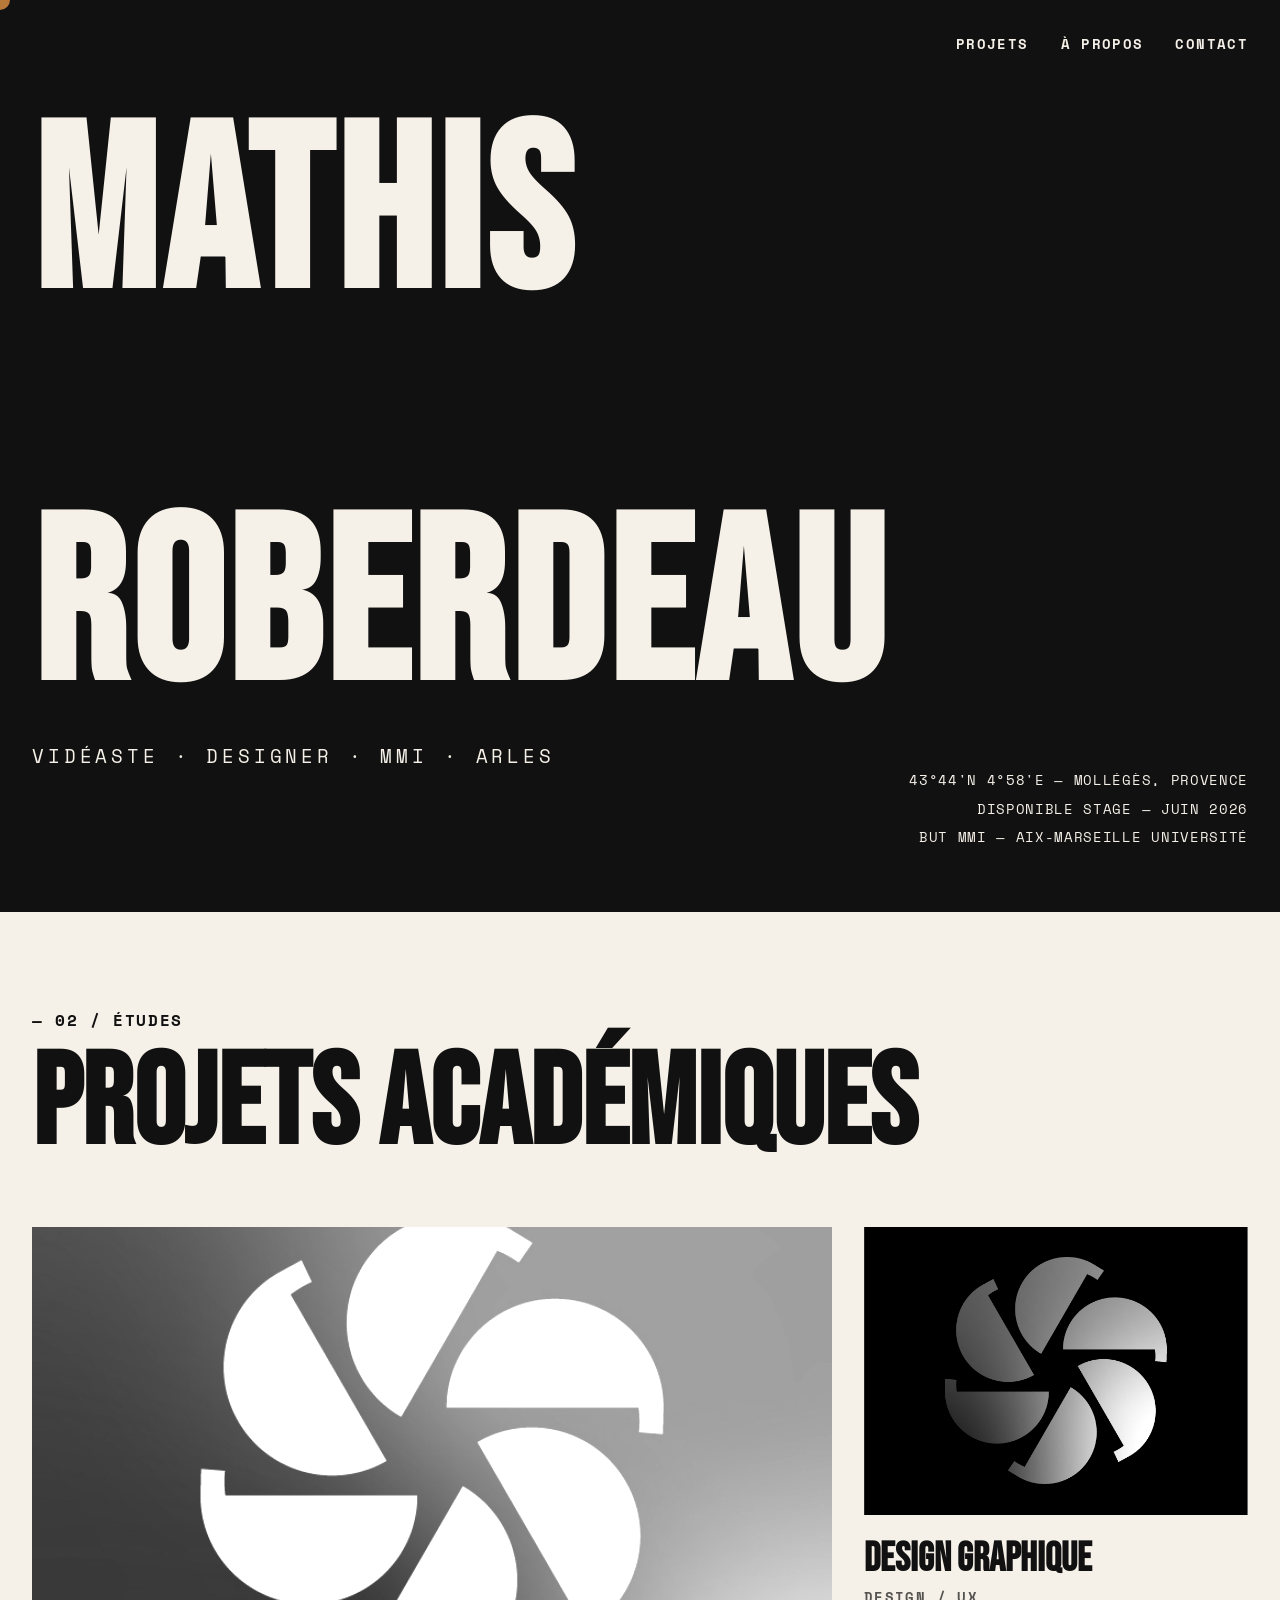
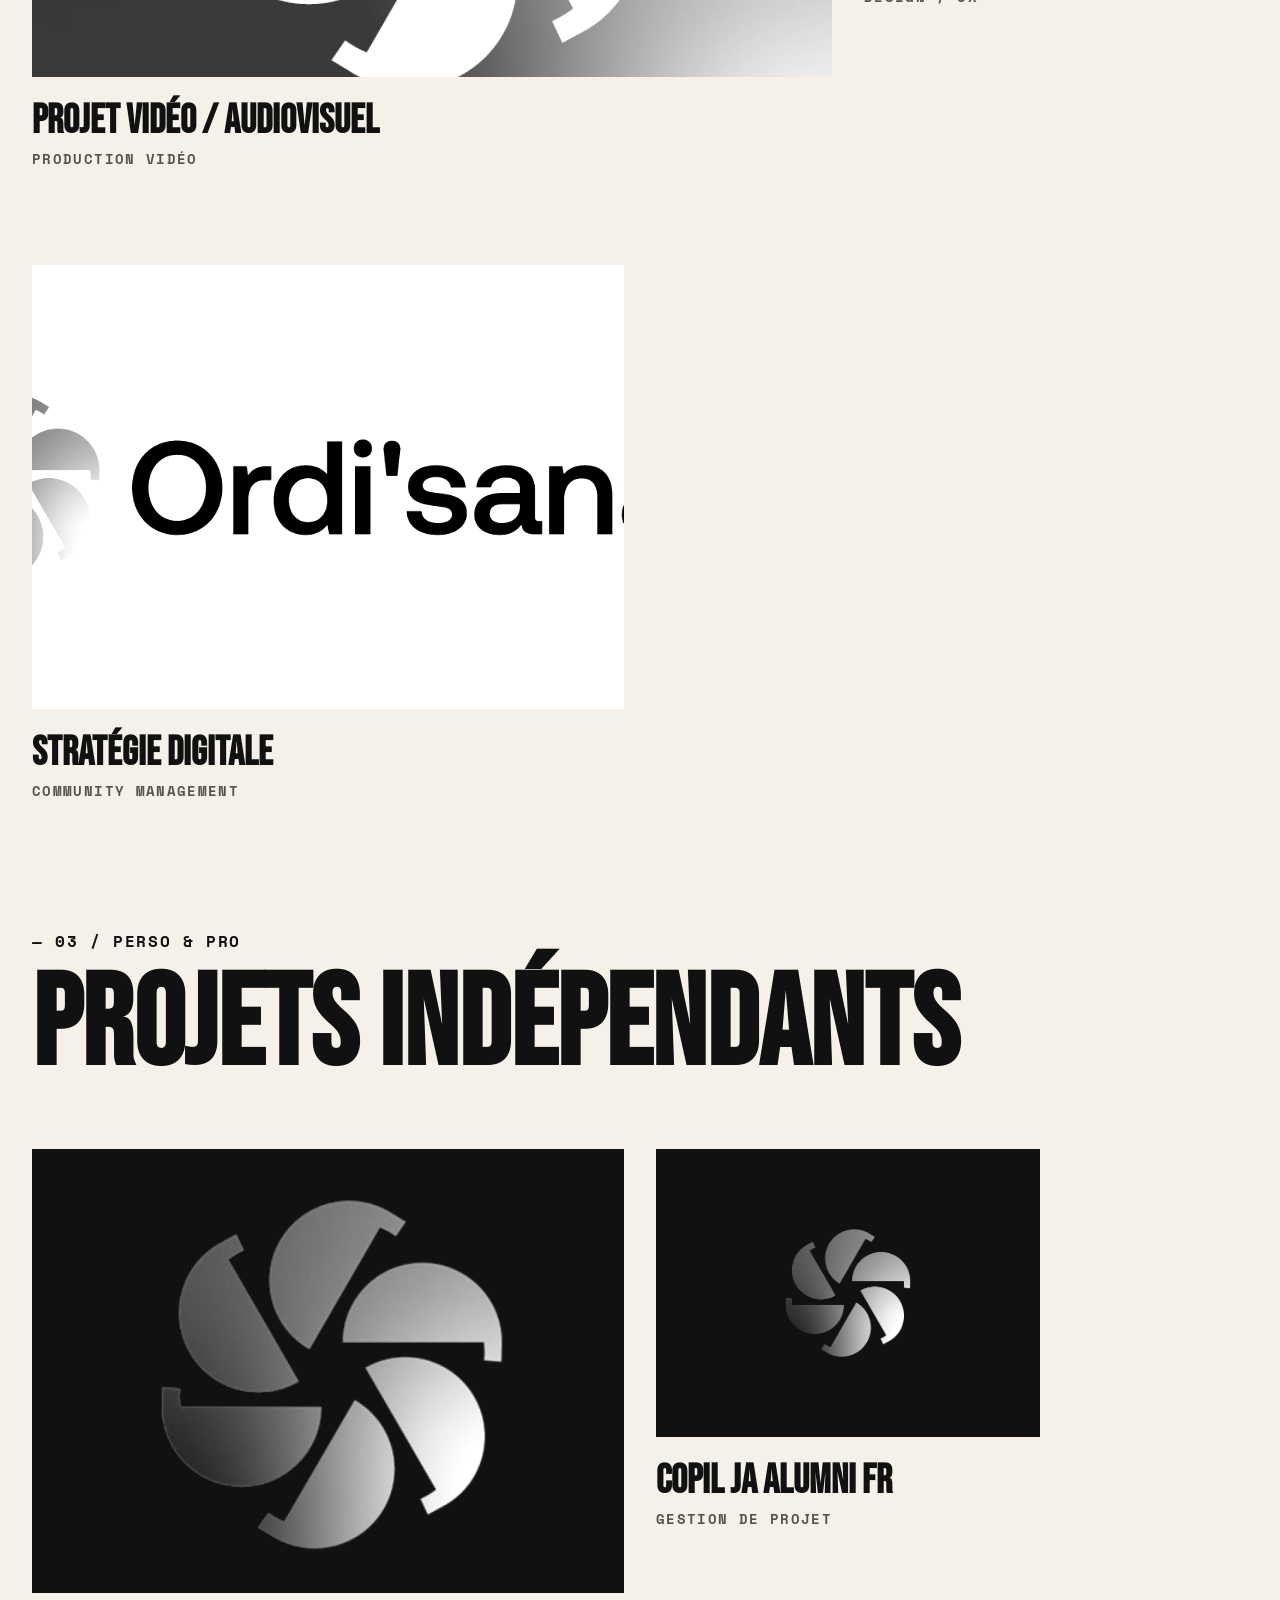
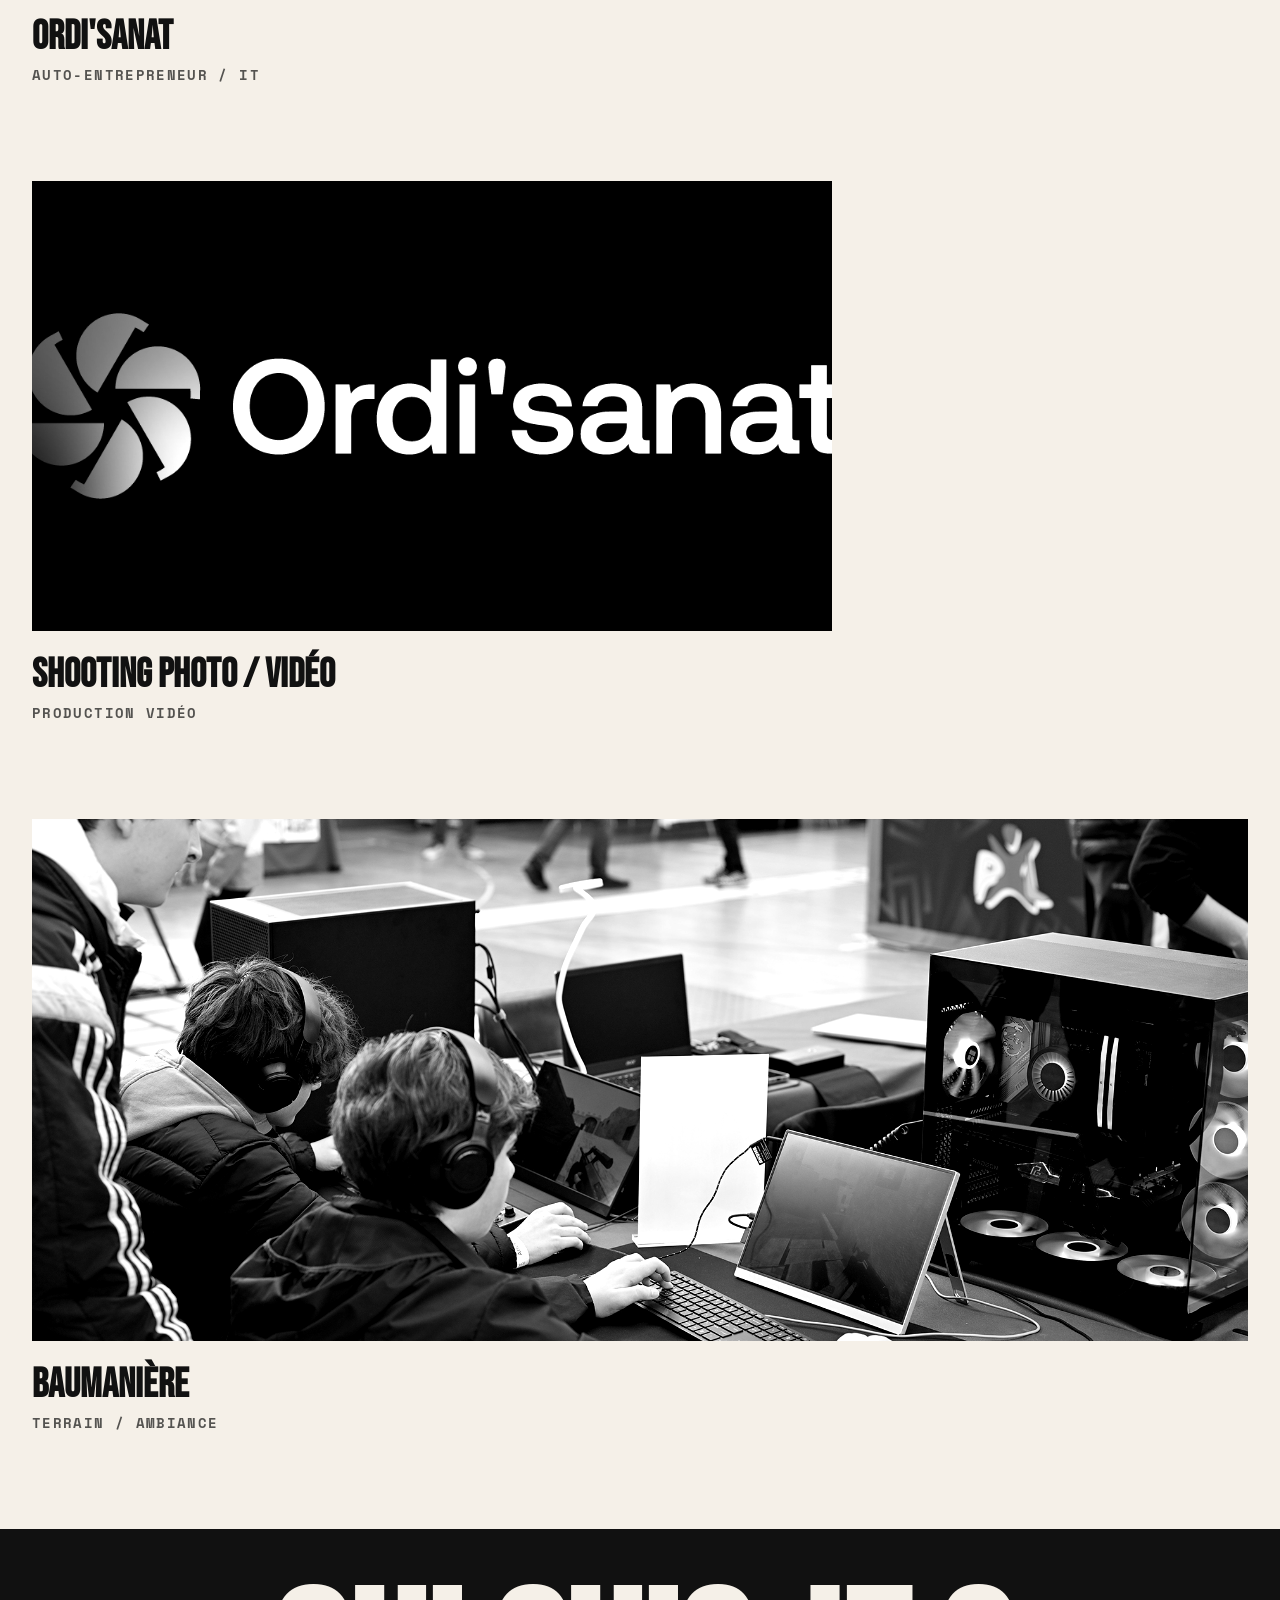
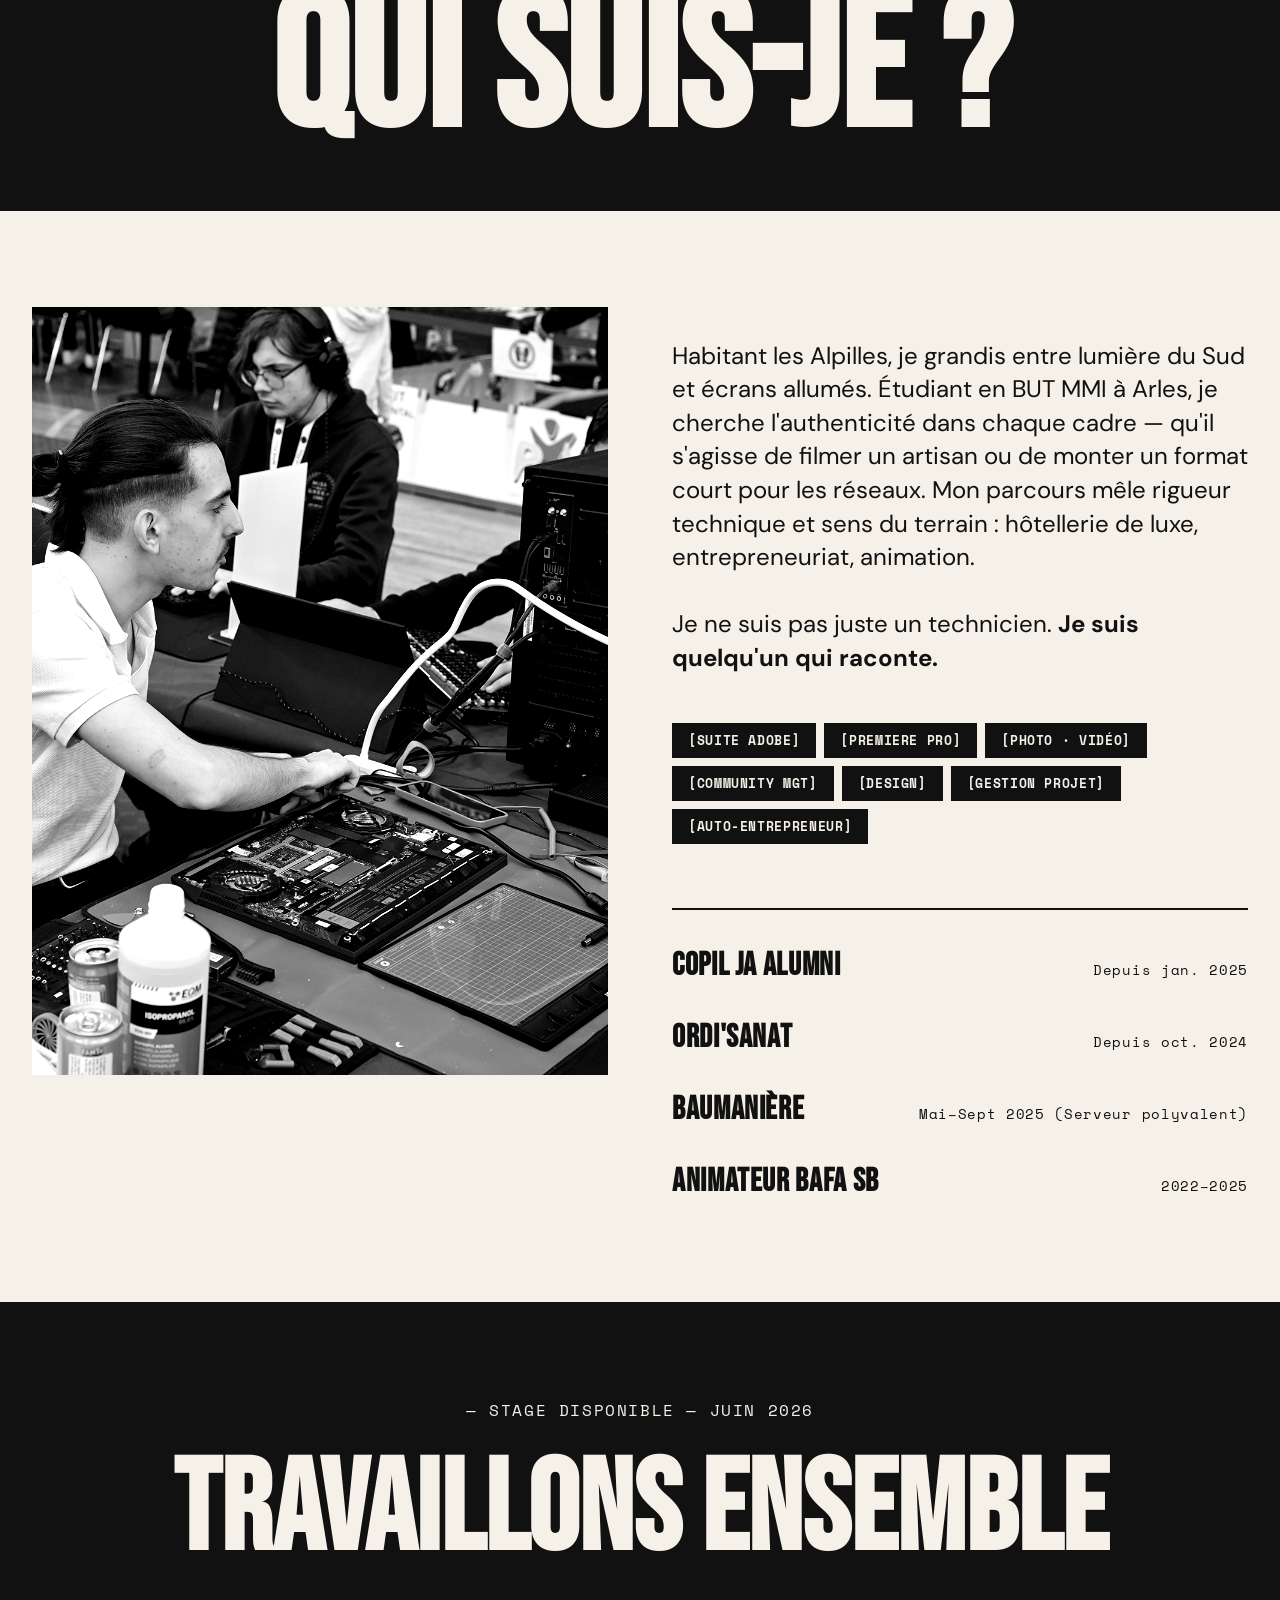
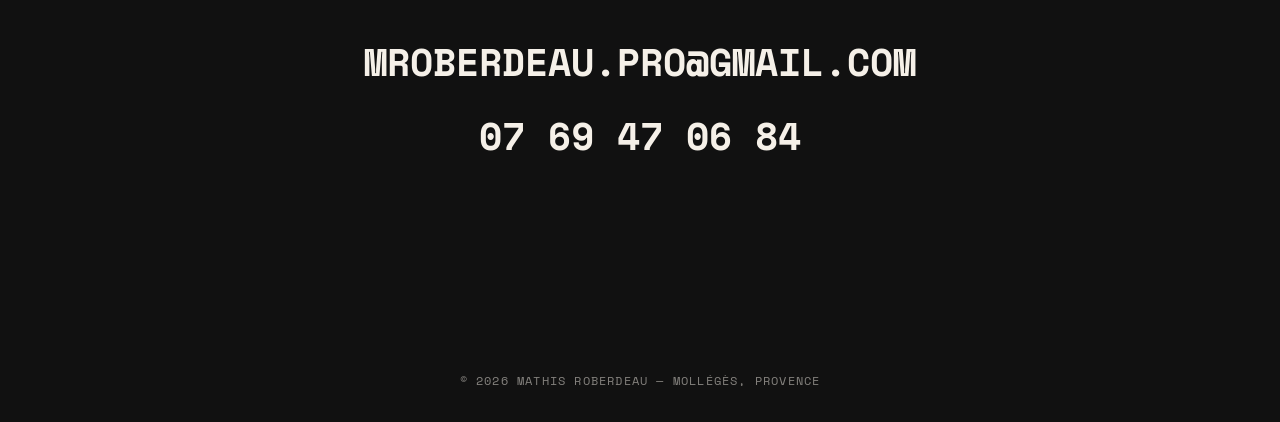
<file: V1/index.html>
<!DOCTYPE html>
<html lang="fr">
<head>
    <meta charset="UTF-8">
    <meta name="viewport" content="width=device-width, initial-scale=1.0">
    <title>Mathis Roberdeau — Vidéaste & Designer</title>
    <meta name="description" content="Portfolio de Mathis Roberdeau, étudiant en BUT MMI, spécialisé en vidéo, design et gestion de projet digital, basé en Provence.">
    
    <!-- Google Fonts: Bebas Neue, Space Mono, DM Sans -->
    <link rel="preconnect" href="https://fonts.googleapis.com">
    <link rel="preconnect" href="https://fonts.gstatic.com" crossorigin>
    <link href="https://fonts.googleapis.com/css2?family=Bebas+Neue&family=DM+Sans:opsz,wght@9..40,400;9..40,500&family=Space+Mono:ital,wght@0,400;0,700;1,400&display=swap" rel="stylesheet">
    
    <link rel="stylesheet" href="style.css">
</head>
<body>
    <div class="cursor-dot"></div>

    <nav class="main-nav">
        <ul>
            <li><a href="#projets" class="hover-target">PROJETS</a></li>
            <li><a href="#a-propos" class="hover-target">À PROPOS</a></li>
            <li><a href="#contact" class="hover-target">CONTACT</a></li>
        </ul>
    </nav>

    <!-- 1. HERO SECTION -->
    <section id="hero" class="hero-section text-cream bg-black">
        <div class="hero-content">
            <h1 class="hero-title">
                <span class="anim-line">MATHIS</span><br>
                <span class="anim-line">ROBERDEAU</span>
            </h1>
            <h2 class="hero-subtitle anim-line-delay">VIDÉASTE · DESIGNER · MMI · ARLES</h2>
        </div>
        <div class="hero-metadata anim-line-delay-long">
            <p>43°44'N 4°58'E — MOLLÉGÈS, PROVENCE</p>
            <p>DISPONIBLE STAGE — JUIN 2026</p>
            <p>BUT MMI — AIX-MARSEILLE UNIVERSITÉ</p>
        </div>
    </section>

    <!-- 2. PROJECTS SECTION -->
    <section id="projets" class="projects-section bg-cream text-black">
        <div class="section-container">
            <!-- SOUS SECTION : ÉTUDES -->
            <div class="section-header">
                <span class="section-label">— 02 / ÉTUDES</span>
                <h2 class="section-title">PROJETS ACADÉMIQUES</h2>
            </div>
            
            <div class="projects-grid">
                <!-- Etude Project 1 -->
                <a href="#" class="project-card large-card hover-target">
                    <div class="card-image-wrapper">
                        <img src="assets/Asset 1.jpg" alt="Projet Étude 1">
                        <div class="hover-overlay bg-terracotta text-cream">
                            <p class="hover-desc">Projet réalisé dans le cadre du BUT MMI.</p>
                            <span class="hover-cta">VOIR &rarr;</span>
                        </div>
                    </div>
                    <div class="card-meta">
                        <h3 class="card-title">PROJET VIDÉO / AUDIOVISUEL</h3>
                        <span class="card-tag">PRODUCTION VIDÉO</span>
                    </div>
                </a>

                <!-- Etude Project 2 -->
                <a href="#" class="project-card hover-target">
                    <div class="card-image-wrapper">
                        <img src="assets/Asset 2.jpg" alt="Projet Étude 2">
                        <div class="hover-overlay bg-terracotta text-cream">
                            <p class="hover-desc">Création d'identité visuelle.</p>
                            <span class="hover-cta">VOIR &rarr;</span>
                        </div>
                    </div>
                    <div class="card-meta">
                        <h3 class="card-title">DESIGN GRAPHIQUE</h3>
                        <span class="card-tag">DESIGN / UX</span>
                    </div>
                </a>

                <!-- Etude Project 3 -->
                <a href="#" class="project-card hover-target">
                    <div class="card-image-wrapper">
                        <img src="assets/Asset 3.jpg" alt="Projet Étude 3">
                        <div class="hover-overlay bg-terracotta text-cream">
                            <p class="hover-desc">Stratégie digitale et réseaux.</p>
                            <span class="hover-cta">VOIR &rarr;</span>
                        </div>
                    </div>
                    <div class="card-meta">
                        <h3 class="card-title">STRATÉGIE DIGITALE</h3>
                        <span class="card-tag">COMMUNITY MANAGEMENT</span>
                    </div>
                </a>
            </div>

            <!-- SOUS SECTION : PERSO & PRO -->
            <div class="section-header" style="margin-top: 8rem;">
                <span class="section-label">— 03 / PERSO & PRO</span>
                <h2 class="section-title">PROJETS INDÉPENDANTS</h2>
            </div>

            <div class="projects-grid">
                <!-- Perso Project 1 -->
                <a href="#" class="project-card hover-target">
                    <div class="card-image-wrapper">
                        <img src="assets/iconeOS.png" alt="Ordi'sanat" style="object-fit: contain; padding: 2rem;">
                        <div class="hover-overlay bg-terracotta text-cream">
                            <p class="hover-desc">Création de l'identité de marque.</p>
                            <span class="hover-cta">VOIR &rarr;</span>
                        </div>
                    </div>
                    <div class="card-meta">
                        <h3 class="card-title">ORDI'SANAT</h3>
                        <span class="card-tag">AUTO-ENTREPRENEUR / IT</span>
                    </div>
                </a>

                <!-- Perso Project 2 -->
                <a href="#" class="project-card hover-target">
                    <div class="card-image-wrapper">
                        <img src="assets/w-o bg Gradient logo.png" alt="COPIL JA Alumni" style="object-fit: contain; padding: 2rem;">
                        <div class="hover-overlay bg-terracotta text-cream">
                            <p class="hover-desc">Gestion de projet digital.</p>
                            <span class="hover-cta">VOIR &rarr;</span>
                        </div>
                    </div>
                    <div class="card-meta">
                        <h3 class="card-title">COPIL JA ALUMNI FR</h3>
                        <span class="card-tag">GESTION DE PROJET</span>
                    </div>
                </a>

                <!-- Perso Project 3 (Large) -->
                <a href="#" class="project-card large-card hover-target">
                    <div class="card-image-wrapper">
                        <img src="assets/Asset 4.jpg" alt="Shooting photo/vidéo">
                        <div class="hover-overlay bg-terracotta text-cream">
                            <p class="hover-desc">Captation vidéo en Provence.</p>
                            <span class="hover-cta">VOIR &rarr;</span>
                        </div>
                    </div>
                    <div class="card-meta">
                        <h3 class="card-title">SHOOTING PHOTO / VIDÉO</h3>
                        <span class="card-tag">PRODUCTION VIDÉO</span>
                    </div>
                </a>

                <!-- Perso Project 4 (Full Width) -->
                <a href="#" class="project-card full-width-card hover-target">
                    <div class="card-image-wrapper">
                        <!-- Utilisation de la nouvelle photo pour illustrer Baumanière ou autre aspect -->
                        <img src="assets/637043162_1504362208155585_8369357963049113029_n.jpg" alt="Baumanière" style="object-position: center 30%;">
                        <div class="hover-overlay bg-terracotta text-cream">
                            <p class="hover-desc">Expérience terrain et ambiance.</p>
                            <span class="hover-cta">VOIR &rarr;</span>
                        </div>
                    </div>
                    <div class="card-meta">
                        <h3 class="card-title">BAUMANIÈRE</h3>
                        <span class="card-tag">TERRAIN / AMBIANCE</span>
                    </div>
                </a>
            </div>
        </div>
    </section>

    <!-- 3. ABOUT SECTION -->
    <section id="a-propos">
        <div class="about-header bg-black text-cream">
            <h2 class="massive-text">QUI SUIS-JE ?</h2>
        </div>
        
        <div class="about-content bg-cream text-black">
            <div class="about-grid">
                <div class="about-portrait">
                    <img src="assets/634821544_1504362254822247_1333445103245129248_n.jpg" alt="Portrait de Mathis Roberdeau">
                </div>
                
                <div class="about-text-content">
                    <p class="story-text">
                        Habitant les Alpilles, je grandis entre lumière du Sud et écrans allumés. 
                        Étudiant en BUT MMI à Arles, je cherche l'authenticité dans chaque cadre — 
                        qu'il s'agisse de filmer un artisan ou de monter un format court pour 
                        les réseaux. Mon parcours mêle rigueur technique et sens du terrain : 
                        hôtellerie de luxe, entrepreneuriat, animation. 
                        <br><br>
                        Je ne suis pas juste un technicien. <strong>Je suis quelqu'un qui raconte.</strong>
                    </p>
                    
                    <div class="skill-tags">
                        <span class="tag">[SUITE ADOBE]</span>
                        <span class="tag">[PREMIERE PRO]</span>
                        <span class="tag">[PHOTO · VIDÉO]</span>
                        <span class="tag">[COMMUNITY MGT]</span>
                        <span class="tag">[DESIGN]</span>
                        <span class="tag">[GESTION PROJET]</span>
                        <span class="tag">[AUTO-ENTREPRENEUR]</span>
                    </div>
                    
                    <div class="timeline">
                        <div class="timeline-item">
                            <h4>COPIL JA alumni</h4>
                            <span class="timeline-date">Depuis jan. 2025</span>
                        </div>
                        <div class="timeline-item">
                            <h4>Ordi'sanat</h4>
                            <span class="timeline-date">Depuis oct. 2024</span>
                        </div>
                        <div class="timeline-item">
                            <h4>Baumanière</h4>
                            <span class="timeline-date">Mai–Sept 2025 (Serveur polyvalent)</span>
                        </div>
                        <div class="timeline-item">
                            <h4>Animateur BAFA SB</h4>
                            <span class="timeline-date">2022–2025</span>
                        </div>
                    </div>
                </div>
            </div>
        </div>
    </section>

    <!-- 4. CONTACT SECTION -->
    <section id="contact" class="bg-black text-cream">
        <div class="contact-container">
            <span class="contact-label">— STAGE DISPONIBLE — JUIN 2026</span>
            <h2 class="contact-title">TRAVAILLONS ENSEMBLE</h2>
            
            <div class="contact-links">
                <a href="mailto:mroberdeau.pro@gmail.com" class="contact-email hover-target">MROBERDEAU.PRO@GMAIL.COM</a>
                <a href="tel:0769470684" class="contact-phone hover-target">07 69 47 06 84</a>
            </div>
        </div>
        
        <footer class="footer">
            <p>© 2026 MATHIS ROBERDEAU — MOLLÉGÈS, PROVENCE</p>
        </footer>
    </section>

    <script src="main.js"></script>
</body>
</html>
</file>
<file: V1/style.css>
/* =========================================================================
   VARIABLES & RESET
   ========================================================================= */
   :root {
    --color-cream: #F5F0E8;
    --color-black: #111111;
    --color-terracotta: #C8894A;

    --font-heading: 'Bebas Neue', sans-serif;
    --font-mono: 'Space Mono', monospace;
    --font-body: 'DM Sans', sans-serif;
}

* {
    margin: 0;
    padding: 0;
    box-sizing: border-box;
}

html {
    scroll-behavior: smooth;
    cursor: none; /* Hide default cursor for custom cursor */
}

body {
    font-family: var(--font-body);
    font-size: 16px;
    line-height: 1.5;
    background-color: var(--color-black);
    color: var(--color-cream);
    overflow-x: hidden;
}

a {
    text-decoration: none;
    color: inherit;
}

img {
    max-width: 100%;
    display: block;
    object-fit: cover;
}

ul {
    list-style: none;
}

/* Utilities */
.bg-black { background-color: var(--color-black); }
.bg-cream { background-color: var(--color-cream); }
.bg-terracotta { background-color: var(--color-terracotta); }

.text-black { color: var(--color-black); }
.text-cream { color: var(--color-cream); }
.text-terracotta { color: var(--color-terracotta); }

/* =========================================================================
   CUSTOM CURSOR
   ========================================================================= */
.cursor-dot {
    position: fixed;
    top: 0;
    left: 0;
    width: 20px;
    height: 20px;
    background-color: var(--color-terracotta);
    border-radius: 50%;
    transform: translate(-50%, -50%);
    pointer-events: none;
    z-index: 9999;
    transition: transform 0.15s ease, background-color 0.15s ease;
    mix-blend-mode: difference;
}

.cursor-dot.hovered {
    transform: translate(-50%, -50%) scale(3);
    background-color: var(--color-cream);
}

/* =========================================================================
   NAVIGATION
   ========================================================================= */
.main-nav {
    position: fixed;
    top: 2rem;
    right: 2rem;
    z-index: 100;
}

.main-nav ul {
    display: flex;
    gap: 2rem;
}

.main-nav a {
    font-family: var(--font-mono);
    font-size: 0.85rem;
    letter-spacing: 0.1em;
    text-transform: uppercase;
    font-weight: 700;
}

/* =========================================================================
   HERO SECTION
   ========================================================================= */
.hero-section {
    min-height: 100vh;
    display: flex;
    flex-direction: column;
    justify-content: space-between;
    padding: 2rem;
    position: relative;
    overflow: hidden;
}

.hero-content {
    margin-top: 10vh;
}

.hero-title {
    font-family: var(--font-heading);
    font-size: clamp(6rem, 18vw, 24rem);
    line-height: 0.85;
    margin: 0;
    letter-spacing: 0.02em;
    text-transform: uppercase;
}

.hero-subtitle {
    font-family: var(--font-mono);
    font-size: clamp(1rem, 1.5vw, 1.5rem);
    letter-spacing: 0.2em;
    margin-top: 2rem;
    font-weight: 400;
}

.hero-metadata {
    font-family: var(--font-mono);
    font-size: 0.85rem;
    letter-spacing: 0.05em;
    display: flex;
    flex-direction: column;
    gap: 0.5rem;
    align-self: flex-end;
    text-align: right;
    margin-bottom: 2rem;
}

/* Animations */
.anim-line {
    display: block;
    opacity: 0;
    transform: translateY(50px);
    transition: opacity 0.8s ease, transform 0.8s ease;
}

.anim-line-delay {
    opacity: 0;
    transform: translateY(30px);
    transition: opacity 0.8s ease 0.3s, transform 0.8s ease 0.3s;
}

.anim-line-delay-long {
    opacity: 0;
    transition: opacity 1s ease 0.8s;
}

.is-visible {
    opacity: 1;
    transform: translateY(0);
}

/* =========================================================================
   PROJECTS SECTION
   ========================================================================= */
.projects-section {
    padding: 6rem 2rem;
}

.section-container {
    max-width: 1600px;
    margin: 0 auto;
}

.section-header {
    margin-bottom: 4rem;
}

.section-label {
    font-family: var(--font-mono);
    font-size: 1rem;
    letter-spacing: 0.1em;
    display: block;
    margin-bottom: 1rem;
    font-weight: 700;
}

.section-title {
    font-family: var(--font-heading);
    font-size: clamp(4rem, 10vw, 8rem);
    line-height: 0.9;
    text-transform: uppercase;
}

.projects-grid {
    display: grid;
    grid-template-columns: repeat(12, 1fr);
    gap: 2rem;
    row-gap: 6rem;
}

.project-card {
    grid-column: span 6; /* Default small card */
    display: block;
    position: relative;
    cursor: none;
}

.large-card {
    grid-column: span 8;
}

.full-width-card {
    grid-column: span 12;
}

/* Alternating layout override via nth-child pseudo logic to look staggered */
.project-card:nth-child(even):not(.full-width-card) {
    grid-column: span 4;
}

.card-image-wrapper {
    position: relative;
    width: 100%;
    aspect-ratio: 4/3;
    overflow: hidden;
    background-color: var(--color-black);
}

.large-card .card-image-wrapper {
    aspect-ratio: 16/9;
}

.full-width-card .card-image-wrapper {
    aspect-ratio: 21/9;
}

.card-image-wrapper img, .placeholder-bg {
    width: 100%;
    height: 100%;
    object-fit: cover;
    filter: grayscale(100%) contrast(120%);
    transition: filter 0.3s ease;
}

.placeholder-bg.bg-black {
    background-color: #222; /* Slightly offset from true black */
}

/* Hover Overlay */
.hover-overlay {
    position: absolute;
    inset: 0;
    display: flex;
    flex-direction: column;
    justify-content: center;
    align-items: center;
    opacity: 0;
    transition: opacity 0.3s cubic-bezier(0.85, 0, 0.15, 1);
    text-align: center;
    padding: 2rem;
}

.project-card:hover .hover-overlay {
    opacity: 1; /* Hard transition */
}

.hover-desc {
    font-family: var(--font-body);
    font-size: 1.5rem;
    font-weight: 500;
    margin-bottom: 2rem;
}

.hover-cta {
    font-family: var(--font-mono);
    font-weight: 700;
    letter-spacing: 0.1em;
    font-size: 1rem;
}

.card-meta {
    margin-top: 1.5rem;
    display: flex;
    flex-direction: column;
    gap: 0.5rem;
}

.card-title {
    font-family: var(--font-heading);
    font-size: 2.5rem;
    line-height: 1;
    text-transform: uppercase;
}

.card-tag {
    font-family: var(--font-mono);
    font-size: 0.85rem;
    letter-spacing: 0.1em;
    opacity: 0.7;
    font-weight: 700;
}

.project-card:hover .card-title {
    color: var(--color-terracotta);
}

/* =========================================================================
   ABOUT SECTION
   ========================================================================= */
.about-header {
    width: 100%;
    padding: 4rem 2rem;
    text-align: center;
}

.massive-text {
    font-family: var(--font-heading);
    font-size: clamp(6rem, 15vw, 15rem);
    line-height: 0.8;
    text-transform: uppercase;
    margin: 0;
}

.about-content {
    padding: 6rem 2rem;
}

.about-grid {
    max-width: 1600px;
    margin: 0 auto;
    display: grid;
    grid-template-columns: 1fr 1fr;
    gap: 4rem;
    align-items: start;
}

.about-portrait {
    width: 100%;
    /* Hard rectangle */
    aspect-ratio: 3/4;
    overflow: hidden;
}

.about-portrait img {
    width: 100%;
    height: 100%;
    object-fit: cover;
    filter: grayscale(100%) contrast(130%);
}

.about-text-content {
    padding-top: 2rem;
}

.story-text {
    font-size: 1.5rem;
    line-height: 1.4;
    margin-bottom: 3rem;
}

.skill-tags {
    display: flex;
    flex-wrap: wrap;
    gap: 0.5rem;
    margin-bottom: 4rem;
}

.tag {
    font-family: var(--font-mono);
    font-size: 0.8rem;
    letter-spacing: 0.05em;
    background-color: var(--color-black);
    color: var(--color-cream);
    padding: 0.5rem 1rem;
    text-transform: uppercase;
    font-weight: 700;
}

.timeline {
    display: flex;
    flex-direction: column;
    gap: 1.5rem;
    border-top: 2px solid var(--color-black);
    padding-top: 2rem;
}

.timeline-item {
    display: flex;
    justify-content: space-between;
    align-items: baseline;
}

.timeline-item h4 {
    font-family: var(--font-heading);
    font-size: 2rem;
    letter-spacing: 0.02em;
}

.timeline-date {
    font-family: var(--font-mono);
    font-size: 0.85rem;
    letter-spacing: 0.05em;
}

/* =========================================================================
   CONTACT SECTION
   ========================================================================= */
#contact {
    display: flex;
    flex-direction: column;
    justify-content: space-between;
    min-height: 80vh;
    padding: 6rem 2rem 2rem 2rem;
}

.contact-container {
    max-width: 1600px;
    margin: 0 auto;
    width: 100%;
    display: flex;
    flex-direction: column;
    align-items: center;
    text-align: center;
}

.contact-label {
    font-family: var(--font-mono);
    font-size: 1rem;
    letter-spacing: 0.1em;
    margin-bottom: 2rem;
}

.contact-title {
    font-family: var(--font-heading);
    font-size: clamp(4rem, 10vw, 12rem);
    line-height: 0.9;
    margin-bottom: 4rem;
}

.contact-links {
    display: flex;
    flex-direction: column;
    gap: 1rem;
}

.contact-email, .contact-phone {
    font-family: var(--font-mono);
    font-size: clamp(1.5rem, 3vw, 3rem);
    font-weight: 700;
    transition: color 0.3s ease;
}

.contact-email:hover, .contact-phone:hover {
    color: var(--color-terracotta);
}

.footer {
    text-align: center;
    font-family: var(--font-mono);
    font-size: 0.75rem;
    letter-spacing: 0.1em;
    margin-top: 4rem;
    opacity: 0.5;
}

/* =========================================================================
   RESPONSIVE DESIGN
   ========================================================================= */
@media (max-width: 1024px) {
    .projects-grid {
        display: flex;
        flex-direction: column;
        gap: 4rem;
    }
    
    .about-grid {
        grid-template-columns: 1fr;
    }

    .timeline-item {
        flex-direction: column;
    }
}

@media (max-width: 768px) {
    .main-nav {
        top: 1rem;
        right: 1rem;
        left: 1rem;
    }

    .main-nav ul {
        justify-content: space-between;
        gap: 1rem;
    }
    
    .main-nav a {
        font-size: 0.75rem;
    }

    .hero-metadata {
        text-align: left;
        align-self: flex-start;
    }
    
    .story-text {
        font-size: 1.25rem;
    }
    
    .cursor-dot {
        display: none; /* Disable custom cursor on mobile */
    }
    
    html, .project-card {
        cursor: auto;
    }
}
</file>
